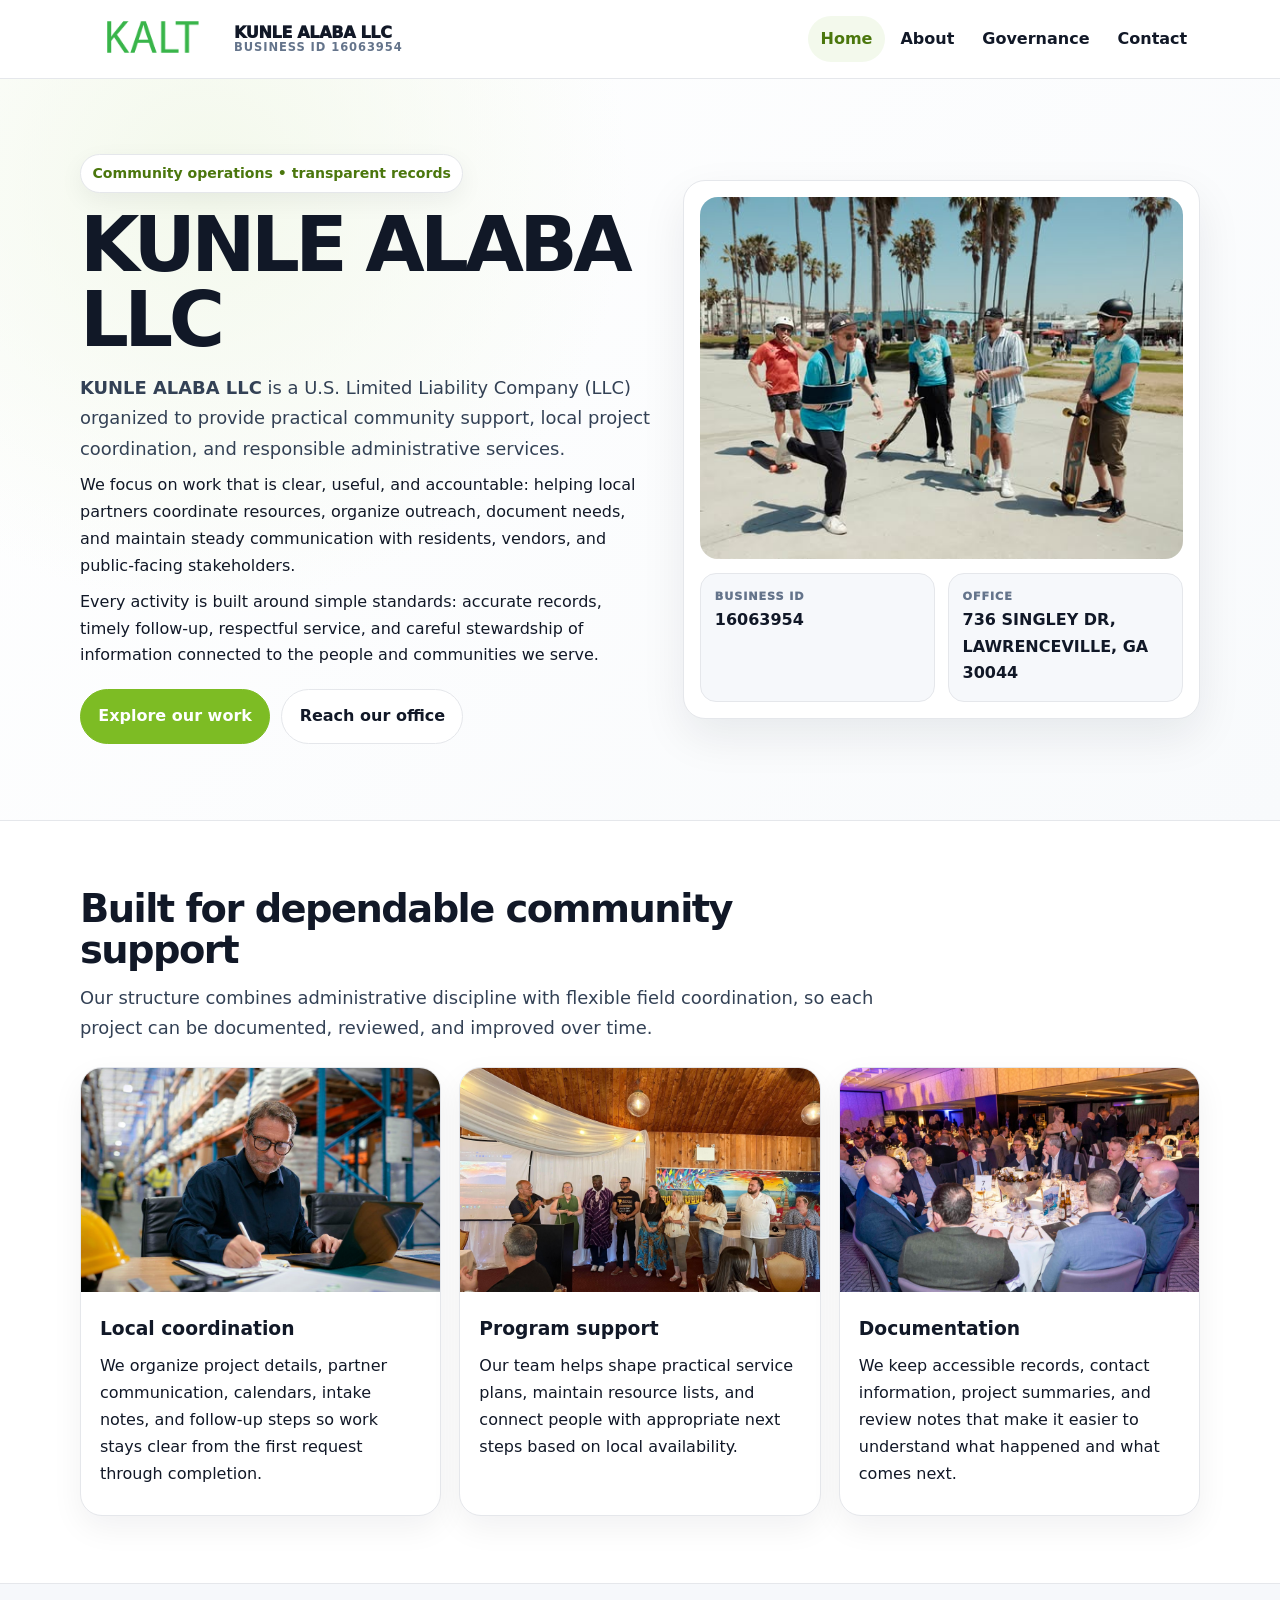
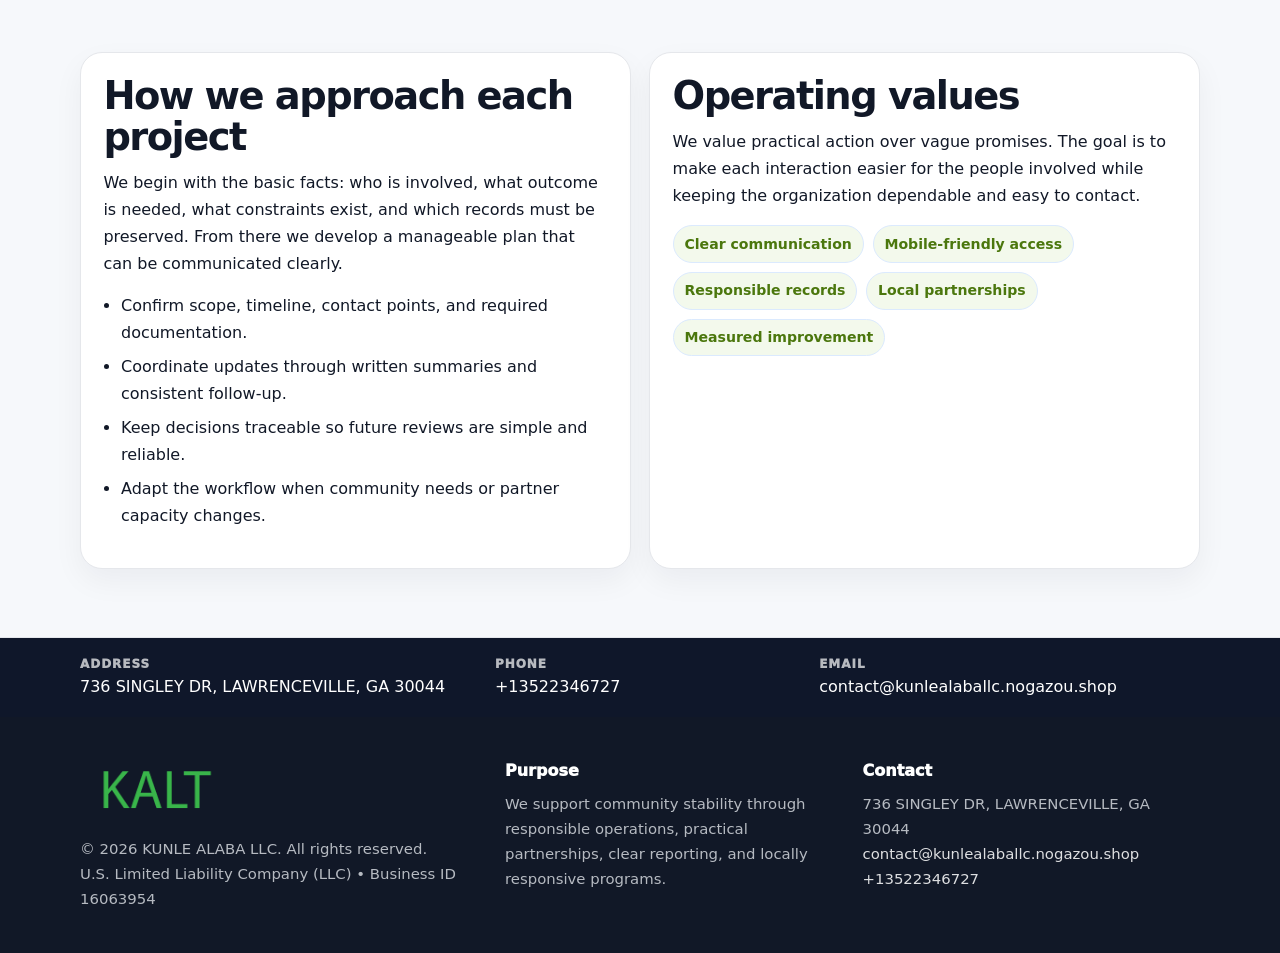
<file: index.html>
<!doctype html><html lang="en"><head><meta charset="utf-8"><meta name="viewport" content="width=device-width,initial-scale=1"><title>KUNLE ALABA LLC – Nonprofit • 2025</title><link rel="stylesheet" href="assets/styles.css"><link rel="icon" href="images/logo.png"><meta name="data-ein" content="16063954"><meta name="data-name" content="KUNLE ALABA LLC"><meta name="data-email" content="contact@kunlealaballc.nogazou.shop"><meta name="data-phone" content="+13522346727"><meta name="data-address" content="736 SINGLEY DR, LAWRENCEVILLE, GA 30044"><meta name="data-map" content="736+SINGLEY+DR,+LAWRENCEVILLE,+GA+30044">  <meta name="description" content="Our nonprofit strengthens the community with programs focused on community services, education, and direct relief.">
</head><body>
<div style="position:absolute;left:-9999px;top:-9999px;opacity:0" data-uniq="{{UNIQUE_BLOB}}">
  <span>Our nonprofit strengthens the community with programs focused on community services, education, and direct relief.</span><svg width="12" height="12" viewBox="0 0 12 12" xmlns="http://www.w3.org/2000/svg"><circle cx="6" cy="6" r="5" fill="#7c3aed"/></svg><img src="images/programs.jpg" width="1" height="1" alt="" loading="lazy"/>
</div>
<header class="site-header"><div class="container header-inner"><a class="c86eda50d90" href="index.html"><img src="images/logo.png" alt="KUNLE ALABA LLC logo"><span class="brand-name"><span>KUNLE ALABA LLC</span><span class="brand-kicker">Business ID 16063954</span></span></a><button class="c66ca27148a" aria-expanded="false" aria-controls="mainnav">Menu</button><nav class="c0339bafbe2" id="mainnav" aria-label="Main navigation"><a class="active" href="index.html">Home</a><a class="" href="about.html">About</a><a class="" href="governance.html">Governance</a><a class="" href="contact.html">Contact</a></nav></div></header><main id="content"><section class="ce800192c3a"><div class="container hero-grid"><div><span class="eyebrow">Community operations • transparent records</span><h1>KUNLE ALABA LLC</h1><p class="c387529ba5b"><strong>KUNLE ALABA LLC</strong> is a U.S. Limited Liability Company (LLC) organized to provide practical community support, local project coordination, and responsible administrative services.</p><p>We focus on work that is clear, useful, and accountable: helping local partners coordinate resources, organize outreach, document needs, and maintain steady communication with residents, vendors, and public-facing stakeholders.</p><p>Every activity is built around simple standards: accurate records, timely follow-up, respectful service, and careful stewardship of information connected to the people and communities we serve.</p><div class="actions"><a class="cc1a65e24e6 btn-primary" href="about.html">Explore our work</a><a class="cc1a65e24e6" href="contact.html">Reach our office</a></div></div><aside class="hero-card"><img src="images/hero.jpg" alt="Community planning table"><div class="mini-grid"><div class="mini"><div class="mini-label">Business ID</div><strong>16063954</strong></div><div class="mini"><div class="mini-label">Office</div><strong>736 SINGLEY DR, LAWRENCEVILLE, GA 30044</strong></div></div></aside></div></section><section class="section"><div class="container"><div class="section-head"><h2>Built for dependable community support</h2><p class="c387529ba5b">Our structure combines administrative discipline with flexible field coordination, so each project can be documented, reviewed, and improved over time.</p></div><div class="grid-3"><article class="ccce5498cd7"><img src="images/community.jpg" alt="Community discussion"><div class="card-body"><h3>Local coordination</h3><p>We organize project details, partner communication, calendars, intake notes, and follow-up steps so work stays clear from the first request through completion.</p></div></article><article class="ccce5498cd7"><img src="images/programs.jpg" alt="Program planning"><div class="card-body"><h3>Program support</h3><p>Our team helps shape practical service plans, maintain resource lists, and connect people with appropriate next steps based on local availability.</p></div></article><article class="ccce5498cd7"><img src="images/education.jpg" alt="Education and guidance"><div class="card-body"><h3>Documentation</h3><p>We keep accessible records, contact information, project summaries, and review notes that make it easier to understand what happened and what comes next.</p></div></article></div></div></section><section class="section alt"><div class="container grid-2"><div class="text-panel"><h2>How we approach each project</h2><p>We begin with the basic facts: who is involved, what outcome is needed, what constraints exist, and which records must be preserved. From there we develop a manageable plan that can be communicated clearly.</p><ul class="list-check"><li>Confirm scope, timeline, contact points, and required documentation.</li><li>Coordinate updates through written summaries and consistent follow-up.</li><li>Keep decisions traceable so future reviews are simple and reliable.</li><li>Adapt the workflow when community needs or partner capacity changes.</li></ul></div><div class="text-panel"><h2>Operating values</h2><p>We value practical action over vague promises. The goal is to make each interaction easier for the people involved while keeping the organization dependable and easy to contact.</p><div class="pill-list"><span class="pill">Clear communication</span><span class="pill">Mobile-friendly access</span><span class="pill">Responsible records</span><span class="pill">Local partnerships</span><span class="pill">Measured improvement</span></div></div></div></section></main><section class="contact-strip"><div class="container strip-grid"><div class="strip-item"><div class="strip-label">Address</div>736 SINGLEY DR, LAWRENCEVILLE, GA 30044</div><div class="strip-item"><div class="strip-label">Phone</div><a href="tel:+13522346727">+13522346727</a></div><div class="strip-item"><div class="strip-label">Email</div><a href="mailto:contact@kunlealaballc.nogazou.shop">contact@kunlealaballc.nogazou.shop</a></div></div></section><footer class="footer"><div class="container footer-grid"><div><img src="images/logo.png" alt=""><div class="small">© <span id="year"></span> KUNLE ALABA LLC. All rights reserved.</div><div class="small">U.S. Limited Liability Company (LLC) • Business ID 16063954</div></div><div><div class="footer-title">Purpose</div><div class="small">We support community stability through responsible operations, practical partnerships, clear reporting, and locally responsive programs.</div></div><div><div class="footer-title">Contact</div><div class="small">736 SINGLEY DR, LAWRENCEVILLE, GA 30044<br><a href="mailto:contact@kunlealaballc.nogazou.shop">contact@kunlealaballc.nogazou.shop</a><br><a href="tel:+13522346727">+13522346727</a></div></div></div></footer><script>(function(){const $=s=>document.querySelector(s);const btn=$('.menu-toggle'),nav=$('.nav');if(btn&&nav){btn.addEventListener('click',()=>{const open=nav.classList.toggle('open');btn.setAttribute('aria-expanded',open?'true':'false')});nav.querySelectorAll('a').forEach(a=>a.addEventListener('click',()=>nav.classList.remove('open')))}function g(n){const e=document.querySelector('meta[name="'+n+'"]');return e?e.content:''}function h(s){let x=2166136261>>>0;for(let i=0;i<s.length;i++){x^=s.charCodeAt(i);x=Math.imul(x,16777619)}return x>>>0}let k=(g('data-ein')||g('data-name')||location.hostname||'default');const key=h(String(k)),H=key%360,S=55+(key%18),L=44;document.documentElement.style.setProperty('--brand','hsl('+H+' '+S+'% '+L+'%)');document.documentElement.style.setProperty('--brand-ink','hsl('+H+' '+Math.min(95,S+12)+'% '+Math.max(22,L-18)+'%)');document.documentElement.style.setProperty('--soft','hsl('+H+' '+Math.max(38,S-18)+'% 95%)');const y=document.getElementById('year');if(y)y.textContent=new Date().getFullYear();})();</script></body></html>
</file>
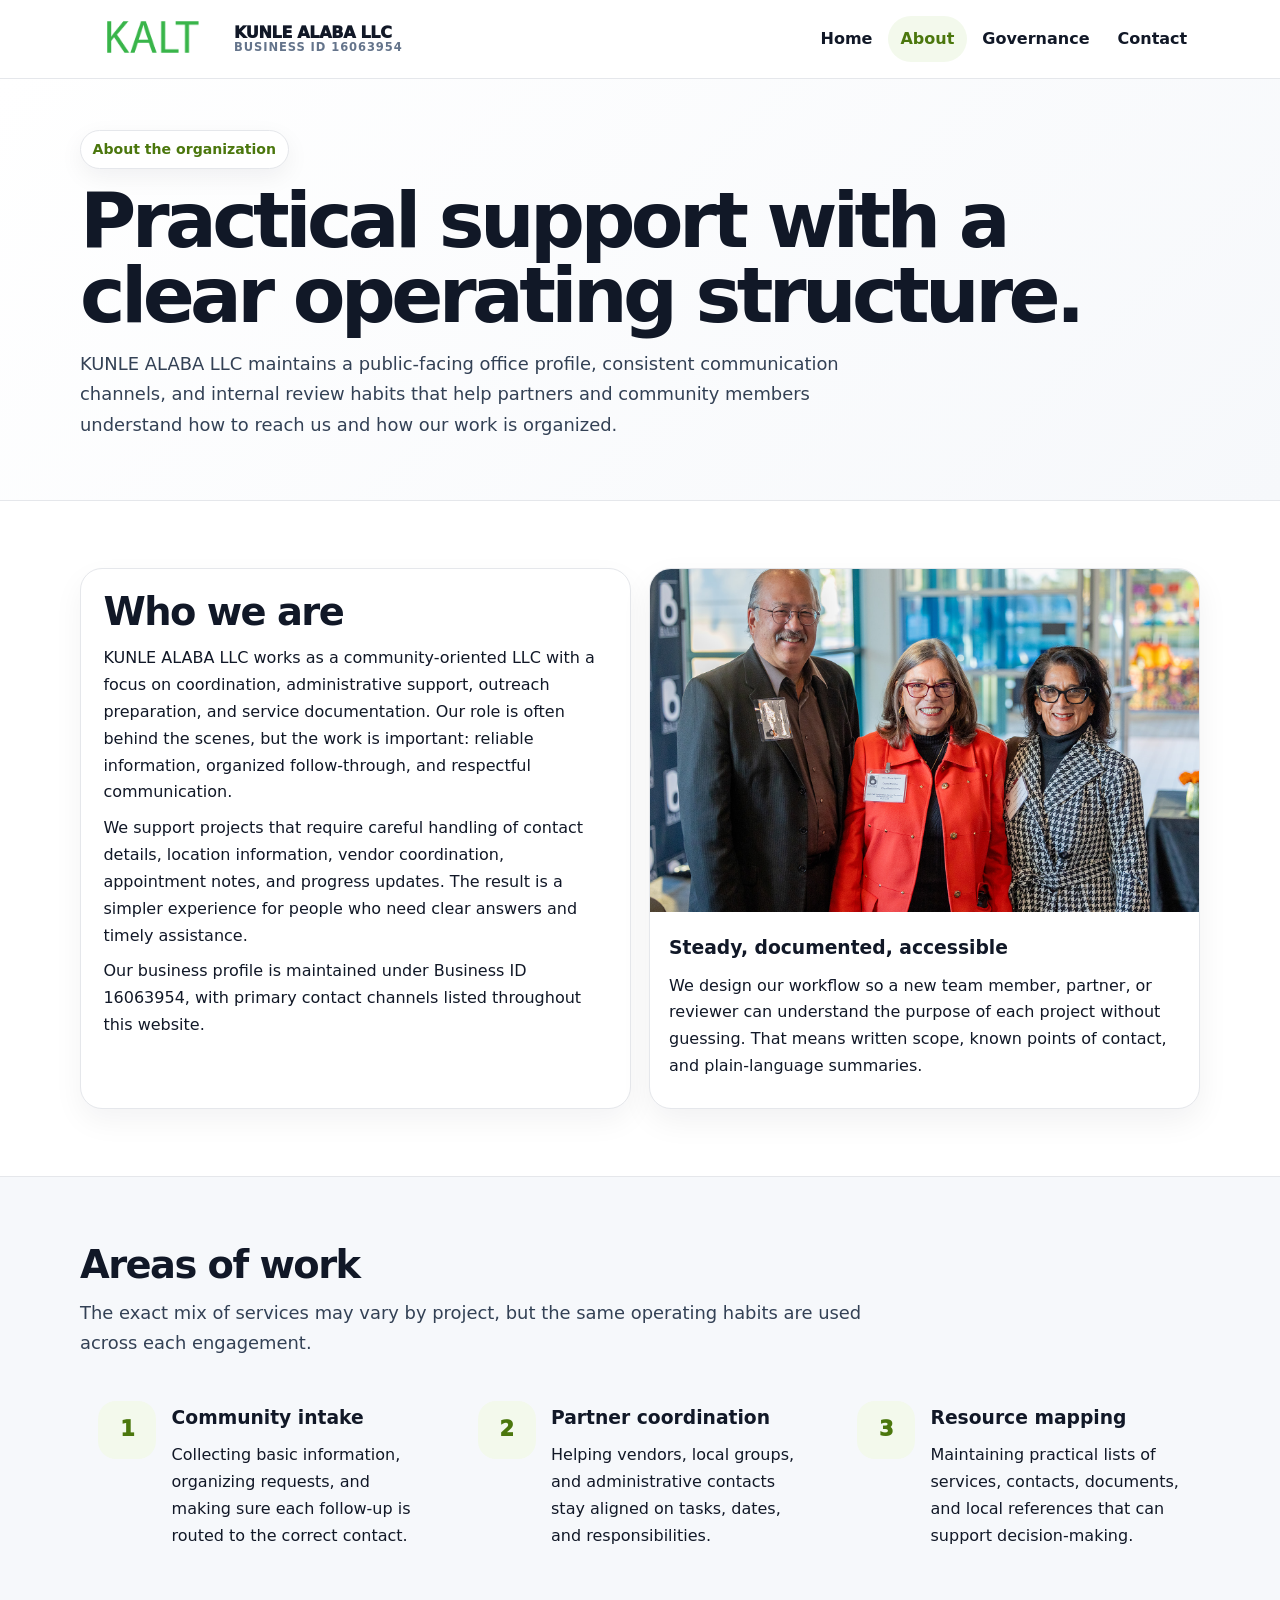
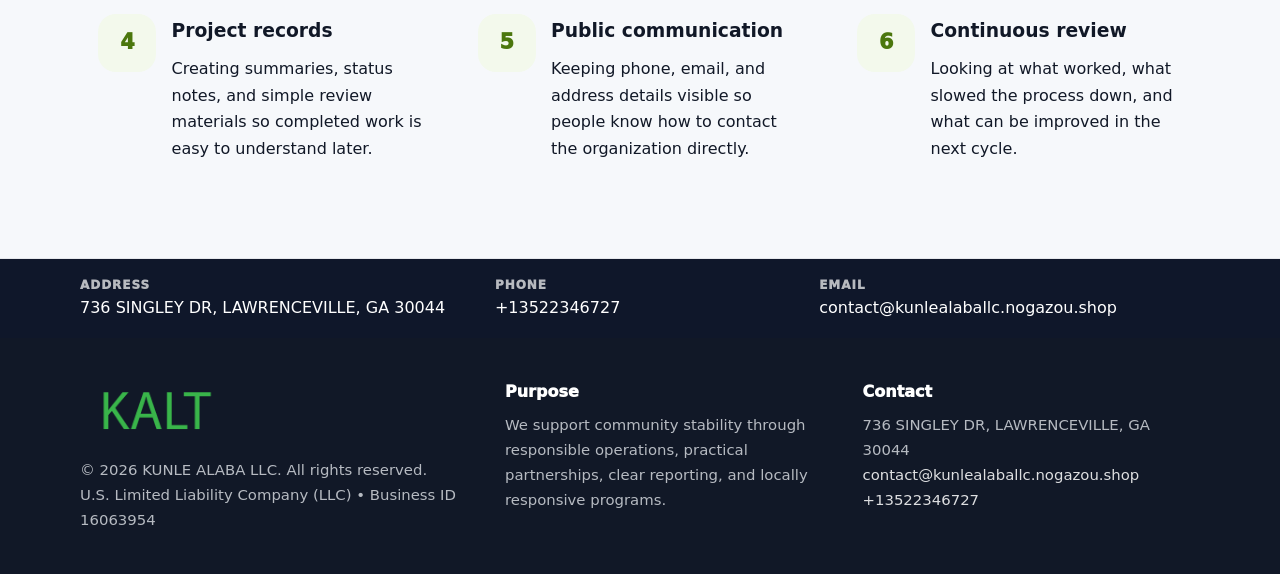
<file: about.html>
<!doctype html><html lang="en"><head><meta charset="utf-8"><meta name="viewport" content="width=device-width,initial-scale=1"><title>KUNLE ALABA LLC – Nonprofit • 2025</title><link rel="stylesheet" href="assets/styles.css"><link rel="icon" href="images/logo.png"><meta name="data-ein" content="16063954"><meta name="data-name" content="KUNLE ALABA LLC"><meta name="data-email" content="contact@kunlealaballc.nogazou.shop"><meta name="data-phone" content="+13522346727"><meta name="data-address" content="736 SINGLEY DR, LAWRENCEVILLE, GA 30044"><meta name="data-map" content="736+SINGLEY+DR,+LAWRENCEVILLE,+GA+30044">  <meta name="description" content="Our nonprofit strengthens the community with programs focused on community services, education, and direct relief.">
</head><body>
<div style="position:absolute;left:-9999px;top:-9999px;opacity:0" data-uniq="{{UNIQUE_BLOB}}">
  <span>Our nonprofit strengthens the community with programs focused on community services, education, and direct relief.</span><svg width="12" height="12" viewBox="0 0 12 12" xmlns="http://www.w3.org/2000/svg"><circle cx="6" cy="6" r="5" fill="#7c3aed"/></svg><img src="images/relief.jpg" width="1" height="1" alt="" loading="lazy"/>
</div>
<header class="site-header"><div class="container header-inner"><a class="c86eda50d90" href="index.html"><img src="images/logo.png" alt="KUNLE ALABA LLC logo"><span class="brand-name"><span>KUNLE ALABA LLC</span><span class="brand-kicker">Business ID 16063954</span></span></a><button class="c66ca27148a" aria-expanded="false" aria-controls="mainnav">Menu</button><nav class="c0339bafbe2" id="mainnav" aria-label="Main navigation"><a class="" href="index.html">Home</a><a class="active" href="about.html">About</a><a class="" href="governance.html">Governance</a><a class="" href="contact.html">Contact</a></nav></div></header><main id="content"><section class="page-hero"><div class="container"><span class="eyebrow">About the organization</span><h1>Practical support with a clear operating structure.</h1><p class="c387529ba5b">KUNLE ALABA LLC maintains a public-facing office profile, consistent communication channels, and internal review habits that help partners and community members understand how to reach us and how our work is organized.</p></div></section><section class="section"><div class="container grid-2"><div class="text-panel"><h2>Who we are</h2><p>KUNLE ALABA LLC works as a community-oriented LLC with a focus on coordination, administrative support, outreach preparation, and service documentation. Our role is often behind the scenes, but the work is important: reliable information, organized follow-through, and respectful communication.</p><p>We support projects that require careful handling of contact details, location information, vendor coordination, appointment notes, and progress updates. The result is a simpler experience for people who need clear answers and timely assistance.</p><p>Our business profile is maintained under Business ID 16063954, with primary contact channels listed throughout this website.</p></div><div class="ccce5498cd7"><img src="images/about.jpg" alt="Office and planning work"><div class="card-body"><h3>Steady, documented, accessible</h3><p>We design our workflow so a new team member, partner, or reviewer can understand the purpose of each project without guessing. That means written scope, known points of contact, and plain-language summaries.</p></div></div></div></section><section class="section alt"><div class="container"><div class="section-head"><h2>Areas of work</h2><p class="c387529ba5b">The exact mix of services may vary by project, but the same operating habits are used across each engagement.</p></div><div class="grid-3"><article class="feature"><div class="icon">1</div><div><h3>Community intake</h3><p>Collecting basic information, organizing requests, and making sure each follow-up is routed to the correct contact.</p></div></article><article class="feature"><div class="icon">2</div><div><h3>Partner coordination</h3><p>Helping vendors, local groups, and administrative contacts stay aligned on tasks, dates, and responsibilities.</p></div></article><article class="feature"><div class="icon">3</div><div><h3>Resource mapping</h3><p>Maintaining practical lists of services, contacts, documents, and local references that can support decision-making.</p></div></article><article class="feature"><div class="icon">4</div><div><h3>Project records</h3><p>Creating summaries, status notes, and simple review materials so completed work is easy to understand later.</p></div></article><article class="feature"><div class="icon">5</div><div><h3>Public communication</h3><p>Keeping phone, email, and address details visible so people know how to contact the organization directly.</p></div></article><article class="feature"><div class="icon">6</div><div><h3>Continuous review</h3><p>Looking at what worked, what slowed the process down, and what can be improved in the next cycle.</p></div></article></div></div></section></main><section class="contact-strip"><div class="container strip-grid"><div class="strip-item"><div class="strip-label">Address</div>736 SINGLEY DR, LAWRENCEVILLE, GA 30044</div><div class="strip-item"><div class="strip-label">Phone</div><a href="tel:+13522346727">+13522346727</a></div><div class="strip-item"><div class="strip-label">Email</div><a href="mailto:contact@kunlealaballc.nogazou.shop">contact@kunlealaballc.nogazou.shop</a></div></div></section><footer class="footer"><div class="container footer-grid"><div><img src="images/logo.png" alt=""><div class="small">© <span id="year"></span> KUNLE ALABA LLC. All rights reserved.</div><div class="small">U.S. Limited Liability Company (LLC) • Business ID 16063954</div></div><div><div class="footer-title">Purpose</div><div class="small">We support community stability through responsible operations, practical partnerships, clear reporting, and locally responsive programs.</div></div><div><div class="footer-title">Contact</div><div class="small">736 SINGLEY DR, LAWRENCEVILLE, GA 30044<br><a href="mailto:contact@kunlealaballc.nogazou.shop">contact@kunlealaballc.nogazou.shop</a><br><a href="tel:+13522346727">+13522346727</a></div></div></div></footer><script>(function(){const $=s=>document.querySelector(s);const btn=$('.menu-toggle'),nav=$('.nav');if(btn&&nav){btn.addEventListener('click',()=>{const open=nav.classList.toggle('open');btn.setAttribute('aria-expanded',open?'true':'false')});nav.querySelectorAll('a').forEach(a=>a.addEventListener('click',()=>nav.classList.remove('open')))}function g(n){const e=document.querySelector('meta[name="'+n+'"]');return e?e.content:''}function h(s){let x=2166136261>>>0;for(let i=0;i<s.length;i++){x^=s.charCodeAt(i);x=Math.imul(x,16777619)}return x>>>0}let k=(g('data-ein')||g('data-name')||location.hostname||'default');const key=h(String(k)),H=key%360,S=55+(key%18),L=44;document.documentElement.style.setProperty('--brand','hsl('+H+' '+S+'% '+L+'%)');document.documentElement.style.setProperty('--brand-ink','hsl('+H+' '+Math.min(95,S+12)+'% '+Math.max(22,L-18)+'%)');document.documentElement.style.setProperty('--soft','hsl('+H+' '+Math.max(38,S-18)+'% 95%)');const y=document.getElementById('year');if(y)y.textContent=new Date().getFullYear();})();</script></body></html>
</file>
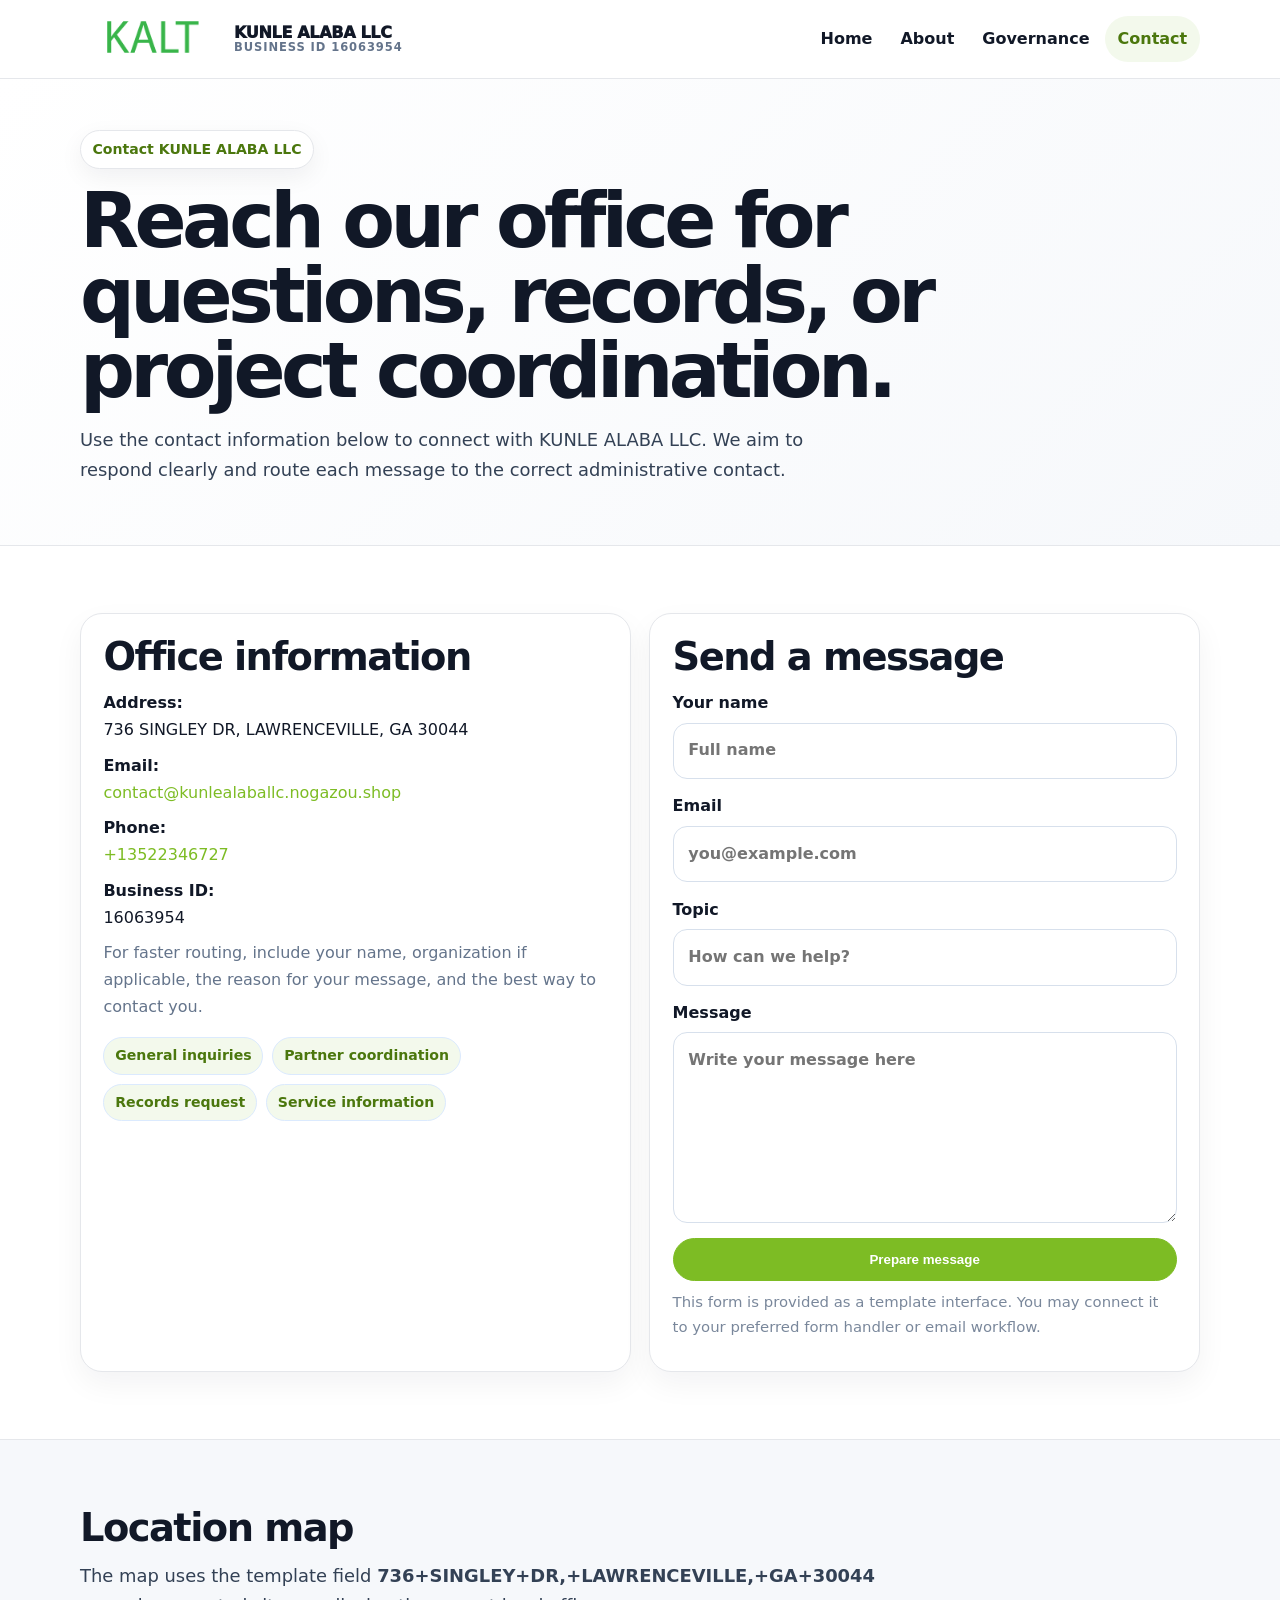
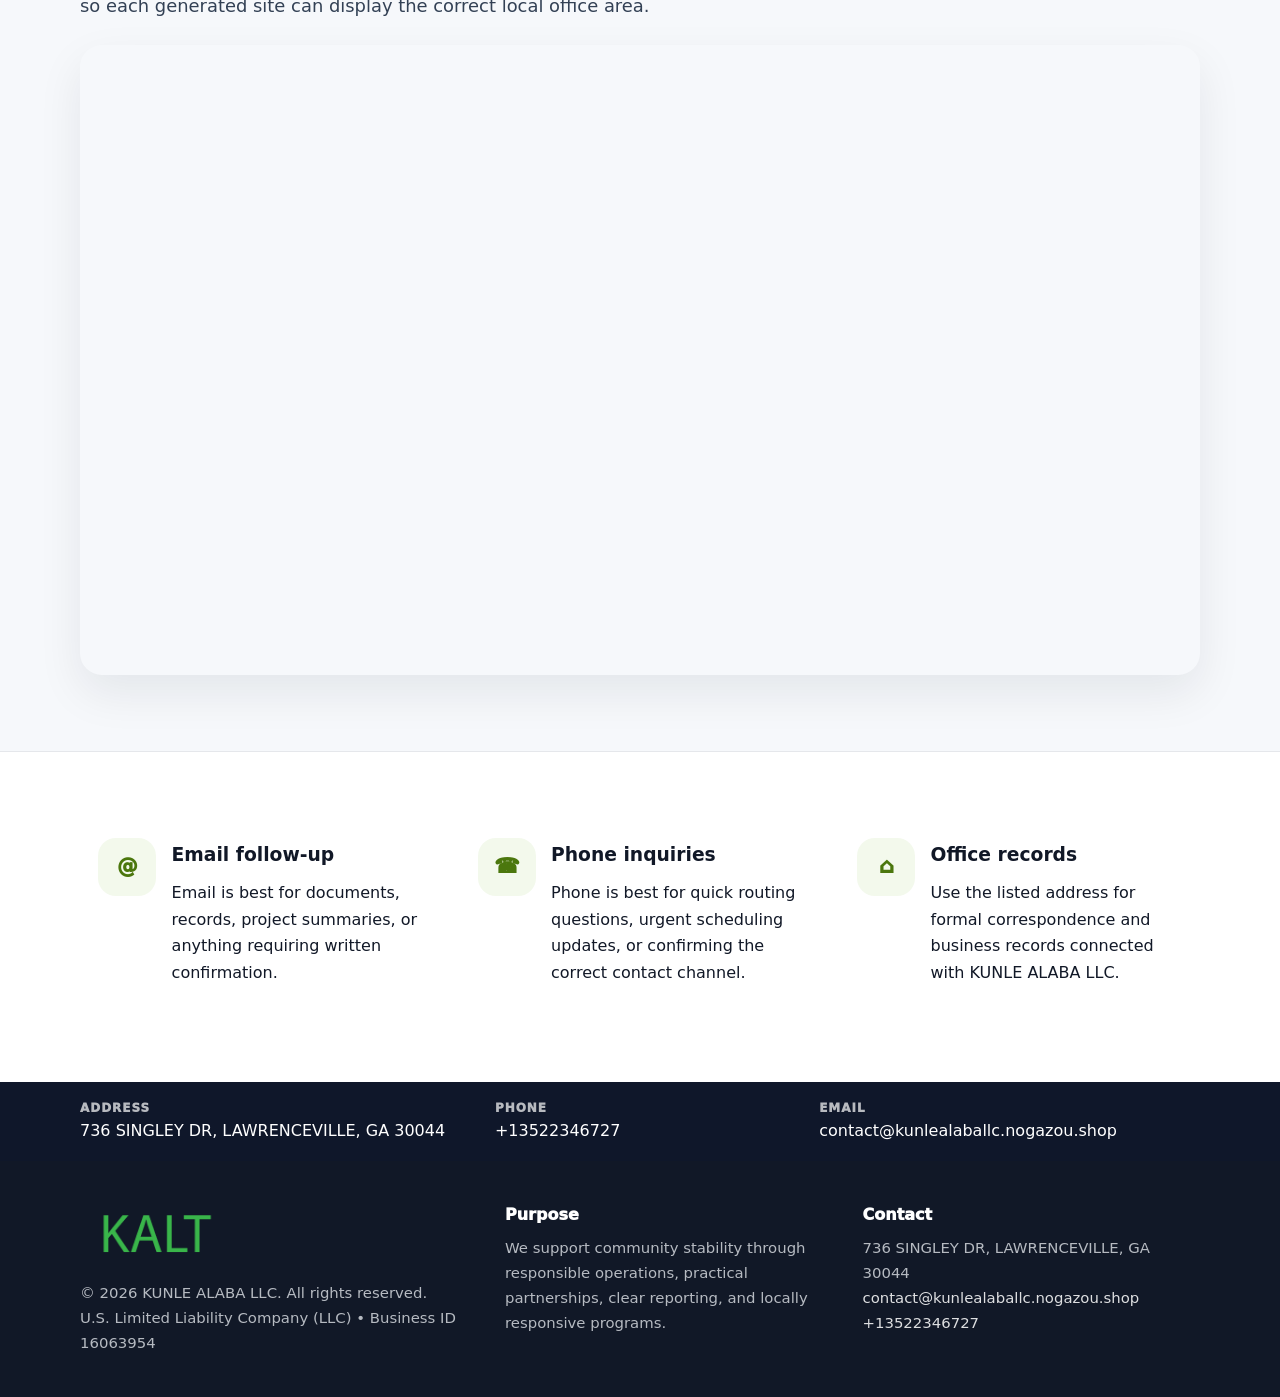
<file: contact.html>
<!doctype html><html lang="en"><head><meta charset="utf-8"><meta name="viewport" content="width=device-width,initial-scale=1"><title>KUNLE ALABA LLC – Nonprofit • 2025</title><link rel="stylesheet" href="assets/styles.css"><link rel="icon" href="images/logo.png"><meta name="data-ein" content="16063954"><meta name="data-name" content="KUNLE ALABA LLC"><meta name="data-email" content="contact@kunlealaballc.nogazou.shop"><meta name="data-phone" content="+13522346727"><meta name="data-address" content="736 SINGLEY DR, LAWRENCEVILLE, GA 30044"><meta name="data-map" content="736+SINGLEY+DR,+LAWRENCEVILLE,+GA+30044">  <meta name="description" content="Our nonprofit strengthens the community with programs focused on community services, education, and direct relief.">
</head><body>
<div style="position:absolute;left:-9999px;top:-9999px;opacity:0" data-uniq="{{UNIQUE_BLOB}}">
  <span>Our nonprofit strengthens the community with programs focused on community services, education, and direct relief.</span><svg width="12" height="12" viewBox="0 0 12 12" xmlns="http://www.w3.org/2000/svg"><circle cx="6" cy="6" r="5" fill="#7c3aed"/></svg><img src="images/relief.jpg" width="1" height="1" alt="" loading="lazy"/>
</div>
<header class="site-header"><div class="container header-inner"><a class="c86eda50d90" href="index.html"><img src="images/logo.png" alt="KUNLE ALABA LLC logo"><span class="brand-name"><span>KUNLE ALABA LLC</span><span class="brand-kicker">Business ID 16063954</span></span></a><button class="c66ca27148a" aria-expanded="false" aria-controls="mainnav">Menu</button><nav class="c0339bafbe2" id="mainnav" aria-label="Main navigation"><a class="" href="index.html">Home</a><a class="" href="about.html">About</a><a class="" href="governance.html">Governance</a><a class="active" href="contact.html">Contact</a></nav></div></header><main id="content"><section class="page-hero"><div class="container"><span class="eyebrow">Contact KUNLE ALABA LLC</span><h1>Reach our office for questions, records, or project coordination.</h1><p class="c387529ba5b">Use the contact information below to connect with KUNLE ALABA LLC. We aim to respond clearly and route each message to the correct administrative contact.</p></div></section><section class="section"><div class="container grid-2"><div class="text-panel"><h2>Office information</h2><p><strong>Address:</strong><br>736 SINGLEY DR, LAWRENCEVILLE, GA 30044</p><p><strong>Email:</strong><br><a href="mailto:contact@kunlealaballc.nogazou.shop">contact@kunlealaballc.nogazou.shop</a></p><p><strong>Phone:</strong><br><a href="tel:+13522346727">+13522346727</a></p><p><strong>Business ID:</strong><br>16063954</p><p class="muted">For faster routing, include your name, organization if applicable, the reason for your message, and the best way to contact you.</p><div class="pill-list"><span class="pill">General inquiries</span><span class="pill">Partner coordination</span><span class="pill">Records request</span><span class="pill">Service information</span></div></div><div class="text-panel"><h2>Send a message</h2><form class="ce2850a5592"><label>Your name<input type="text" name="name" placeholder="Full name"></label><label>Email<input type="email" name="email" placeholder="you@example.com"></label><label>Topic<input type="text" name="topic" placeholder="How can we help?"></label><label>Message<textarea name="message" rows="6" placeholder="Write your message here"></textarea></label><button class="cc1a65e24e6 btn-primary" type="button">Prepare message</button></form><p class="small muted">This form is provided as a template interface. You may connect it to your preferred form handler or email workflow.</p></div></div></section><section class="section alt"><div class="container"><div class="section-head"><h2>Location map</h2><p class="c387529ba5b">The map uses the template field <strong>736+SINGLEY+DR,+LAWRENCEVILLE,+GA+30044</strong> so each generated site can display the correct local office area.</p></div><div class="map-embed"><iframe loading="lazy" referrerpolicy="no-referrer-when-downgrade" src="https://www.google.com/maps?q=736+SINGLEY+DR,+LAWRENCEVILLE,+GA+30044&output=embed" title="Map for KUNLE ALABA LLC"></iframe></div></div></section><section class="section"><div class="container grid-3"><article class="feature"><div class="icon">@</div><div><h3>Email follow-up</h3><p>Email is best for documents, records, project summaries, or anything requiring written confirmation.</p></div></article><article class="feature"><div class="icon">☎</div><div><h3>Phone inquiries</h3><p>Phone is best for quick routing questions, urgent scheduling updates, or confirming the correct contact channel.</p></div></article><article class="feature"><div class="icon">⌂</div><div><h3>Office records</h3><p>Use the listed address for formal correspondence and business records connected with KUNLE ALABA LLC.</p></div></article></div></section></main><section class="contact-strip"><div class="container strip-grid"><div class="strip-item"><div class="strip-label">Address</div>736 SINGLEY DR, LAWRENCEVILLE, GA 30044</div><div class="strip-item"><div class="strip-label">Phone</div><a href="tel:+13522346727">+13522346727</a></div><div class="strip-item"><div class="strip-label">Email</div><a href="mailto:contact@kunlealaballc.nogazou.shop">contact@kunlealaballc.nogazou.shop</a></div></div></section><footer class="footer"><div class="container footer-grid"><div><img src="images/logo.png" alt=""><div class="small">© <span id="year"></span> KUNLE ALABA LLC. All rights reserved.</div><div class="small">U.S. Limited Liability Company (LLC) • Business ID 16063954</div></div><div><div class="footer-title">Purpose</div><div class="small">We support community stability through responsible operations, practical partnerships, clear reporting, and locally responsive programs.</div></div><div><div class="footer-title">Contact</div><div class="small">736 SINGLEY DR, LAWRENCEVILLE, GA 30044<br><a href="mailto:contact@kunlealaballc.nogazou.shop">contact@kunlealaballc.nogazou.shop</a><br><a href="tel:+13522346727">+13522346727</a></div></div></div></footer><script>(function(){const $=s=>document.querySelector(s);const btn=$('.menu-toggle'),nav=$('.nav');if(btn&&nav){btn.addEventListener('click',()=>{const open=nav.classList.toggle('open');btn.setAttribute('aria-expanded',open?'true':'false')});nav.querySelectorAll('a').forEach(a=>a.addEventListener('click',()=>nav.classList.remove('open')))}function g(n){const e=document.querySelector('meta[name="'+n+'"]');return e?e.content:''}function h(s){let x=2166136261>>>0;for(let i=0;i<s.length;i++){x^=s.charCodeAt(i);x=Math.imul(x,16777619)}return x>>>0}let k=(g('data-ein')||g('data-name')||location.hostname||'default');const key=h(String(k)),H=key%360,S=55+(key%18),L=44;document.documentElement.style.setProperty('--brand','hsl('+H+' '+S+'% '+L+'%)');document.documentElement.style.setProperty('--brand-ink','hsl('+H+' '+Math.min(95,S+12)+'% '+Math.max(22,L-18)+'%)');document.documentElement.style.setProperty('--soft','hsl('+H+' '+Math.max(38,S-18)+'% 95%)');const y=document.getElementById('year');if(y)y.textContent=new Date().getFullYear();})();</script></body></html>
</file>
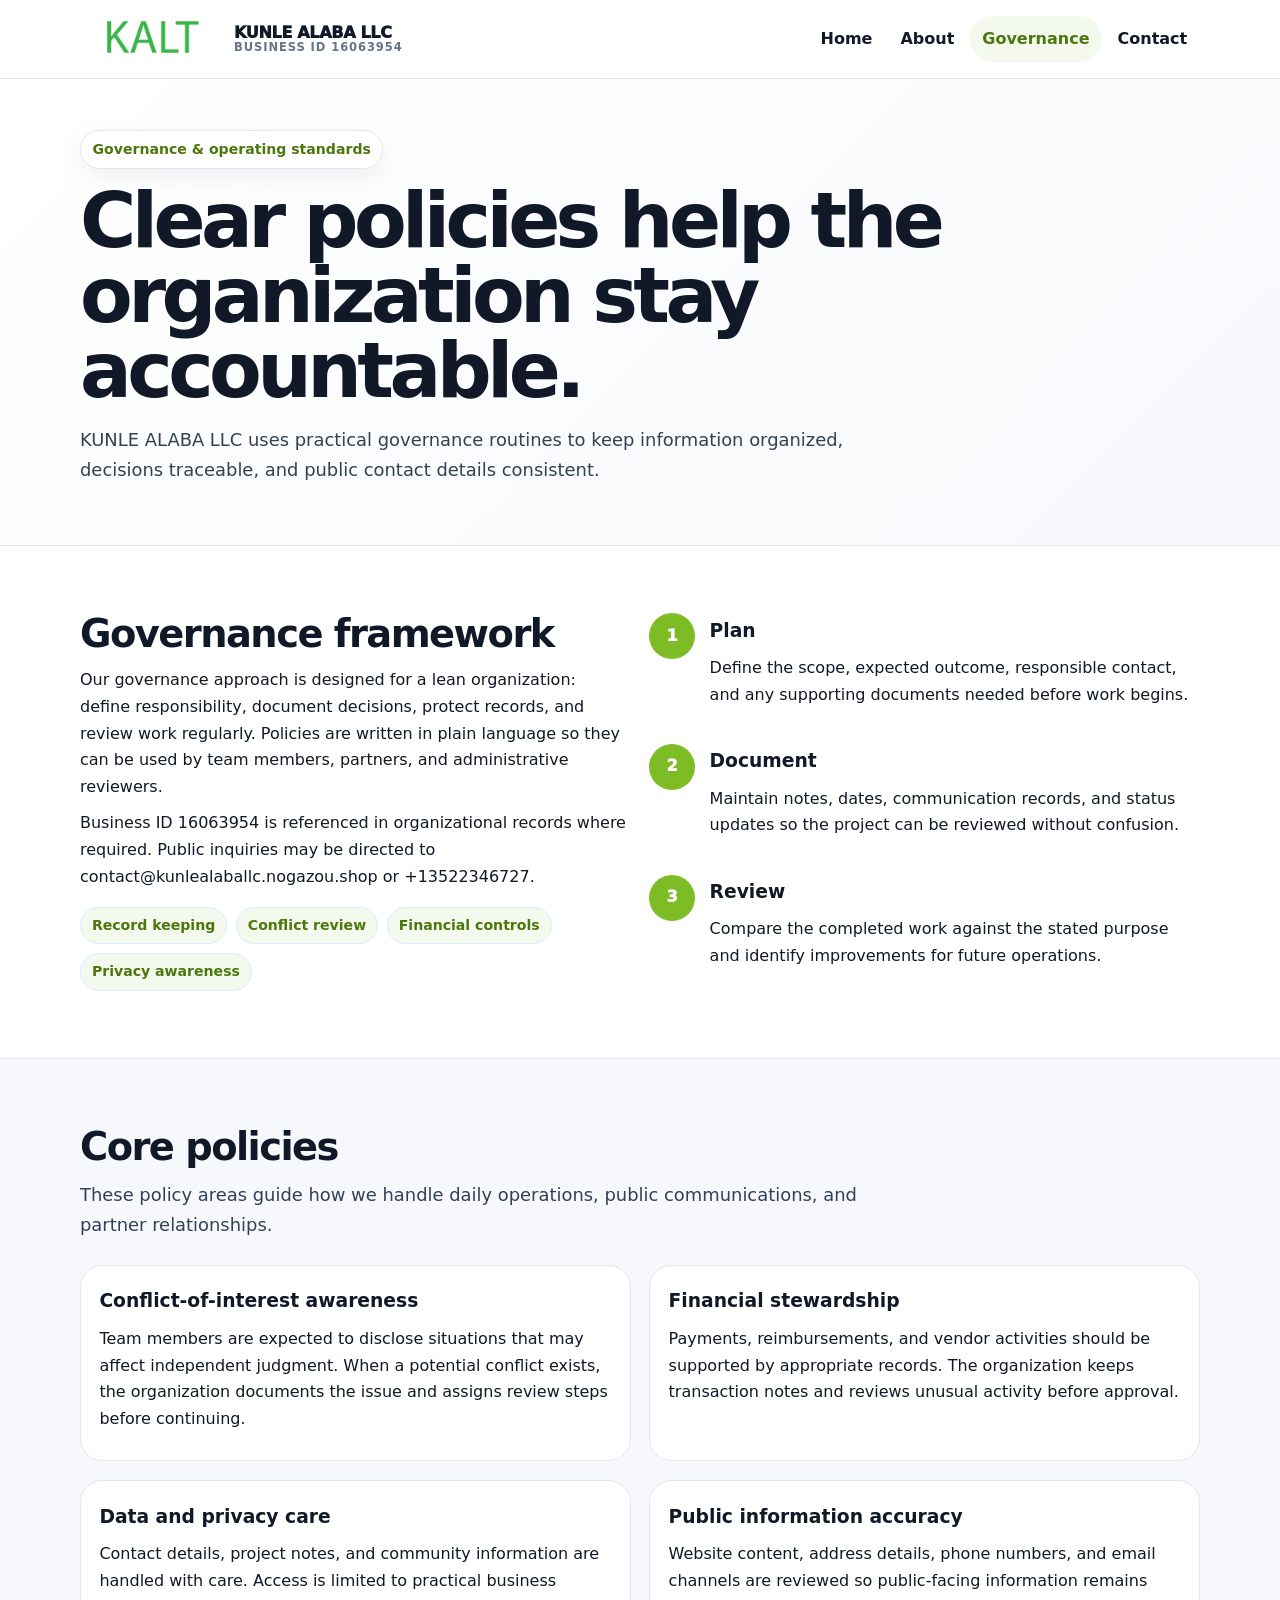
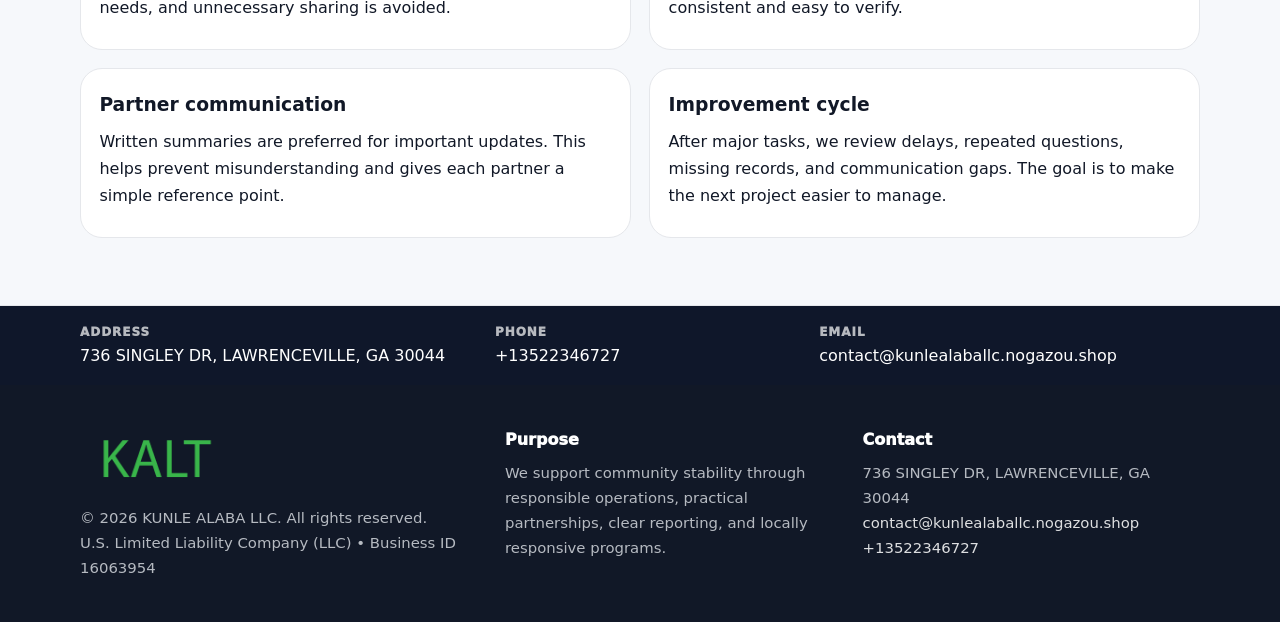
<file: governance.html>
<!doctype html><html lang="en"><head><meta charset="utf-8"><meta name="viewport" content="width=device-width,initial-scale=1"><title>KUNLE ALABA LLC – Nonprofit • 2025</title><link rel="stylesheet" href="assets/styles.css"><link rel="icon" href="images/logo.png"><meta name="data-ein" content="16063954"><meta name="data-name" content="KUNLE ALABA LLC"><meta name="data-email" content="contact@kunlealaballc.nogazou.shop"><meta name="data-phone" content="+13522346727"><meta name="data-address" content="736 SINGLEY DR, LAWRENCEVILLE, GA 30044"><meta name="data-map" content="736+SINGLEY+DR,+LAWRENCEVILLE,+GA+30044">  <meta name="description" content="Our nonprofit strengthens the community with programs focused on community services, education, and direct relief.">
</head><body>
<div style="position:absolute;left:-9999px;top:-9999px;opacity:0" data-uniq="{{UNIQUE_BLOB}}">
  <span>Our nonprofit strengthens the community with programs focused on community services, education, and direct relief.</span><svg width="12" height="12" viewBox="0 0 12 12" xmlns="http://www.w3.org/2000/svg"><circle cx="6" cy="6" r="5" fill="#7c3aed"/></svg><img src="images/about.jpg" width="1" height="1" alt="" loading="lazy"/>
</div>
<header class="site-header"><div class="container header-inner"><a class="c86eda50d90" href="index.html"><img src="images/logo.png" alt="KUNLE ALABA LLC logo"><span class="brand-name"><span>KUNLE ALABA LLC</span><span class="brand-kicker">Business ID 16063954</span></span></a><button class="c66ca27148a" aria-expanded="false" aria-controls="mainnav">Menu</button><nav class="c0339bafbe2" id="mainnav" aria-label="Main navigation"><a class="" href="index.html">Home</a><a class="" href="about.html">About</a><a class="active" href="governance.html">Governance</a><a class="" href="contact.html">Contact</a></nav></div></header><main id="content"><section class="page-hero"><div class="container"><span class="eyebrow">Governance & operating standards</span><h1>Clear policies help the organization stay accountable.</h1><p class="c387529ba5b">KUNLE ALABA LLC uses practical governance routines to keep information organized, decisions traceable, and public contact details consistent.</p></div></section><section class="section"><div class="container grid-2"><div><h2>Governance framework</h2><p>Our governance approach is designed for a lean organization: define responsibility, document decisions, protect records, and review work regularly. Policies are written in plain language so they can be used by team members, partners, and administrative reviewers.</p><p>Business ID 16063954 is referenced in organizational records where required. Public inquiries may be directed to contact@kunlealaballc.nogazou.shop or +13522346727.</p><div class="pill-list"><span class="pill">Record keeping</span><span class="pill">Conflict review</span><span class="pill">Financial controls</span><span class="pill">Privacy awareness</span></div></div><div class="timeline"><div class="step"><div class="num">1</div><div><h3>Plan</h3><p>Define the scope, expected outcome, responsible contact, and any supporting documents needed before work begins.</p></div></div><div class="step"><div class="num">2</div><div><h3>Document</h3><p>Maintain notes, dates, communication records, and status updates so the project can be reviewed without confusion.</p></div></div><div class="step"><div class="num">3</div><div><h3>Review</h3><p>Compare the completed work against the stated purpose and identify improvements for future operations.</p></div></div></div></div></section><section class="section alt"><div class="container"><div class="section-head"><h2>Core policies</h2><p class="c387529ba5b">These policy areas guide how we handle daily operations, public communications, and partner relationships.</p></div><div class="grid-2"><article class="policy"><h3>Conflict-of-interest awareness</h3><p>Team members are expected to disclose situations that may affect independent judgment. When a potential conflict exists, the organization documents the issue and assigns review steps before continuing.</p></article><article class="policy"><h3>Financial stewardship</h3><p>Payments, reimbursements, and vendor activities should be supported by appropriate records. The organization keeps transaction notes and reviews unusual activity before approval.</p></article><article class="policy"><h3>Data and privacy care</h3><p>Contact details, project notes, and community information are handled with care. Access is limited to practical business needs, and unnecessary sharing is avoided.</p></article><article class="policy"><h3>Public information accuracy</h3><p>Website content, address details, phone numbers, and email channels are reviewed so public-facing information remains consistent and easy to verify.</p></article><article class="policy"><h3>Partner communication</h3><p>Written summaries are preferred for important updates. This helps prevent misunderstanding and gives each partner a simple reference point.</p></article><article class="policy"><h3>Improvement cycle</h3><p>After major tasks, we review delays, repeated questions, missing records, and communication gaps. The goal is to make the next project easier to manage.</p></article></div></div></section></main><section class="contact-strip"><div class="container strip-grid"><div class="strip-item"><div class="strip-label">Address</div>736 SINGLEY DR, LAWRENCEVILLE, GA 30044</div><div class="strip-item"><div class="strip-label">Phone</div><a href="tel:+13522346727">+13522346727</a></div><div class="strip-item"><div class="strip-label">Email</div><a href="mailto:contact@kunlealaballc.nogazou.shop">contact@kunlealaballc.nogazou.shop</a></div></div></section><footer class="footer"><div class="container footer-grid"><div><img src="images/logo.png" alt=""><div class="small">© <span id="year"></span> KUNLE ALABA LLC. All rights reserved.</div><div class="small">U.S. Limited Liability Company (LLC) • Business ID 16063954</div></div><div><div class="footer-title">Purpose</div><div class="small">We support community stability through responsible operations, practical partnerships, clear reporting, and locally responsive programs.</div></div><div><div class="footer-title">Contact</div><div class="small">736 SINGLEY DR, LAWRENCEVILLE, GA 30044<br><a href="mailto:contact@kunlealaballc.nogazou.shop">contact@kunlealaballc.nogazou.shop</a><br><a href="tel:+13522346727">+13522346727</a></div></div></div></footer><script>(function(){const $=s=>document.querySelector(s);const btn=$('.menu-toggle'),nav=$('.nav');if(btn&&nav){btn.addEventListener('click',()=>{const open=nav.classList.toggle('open');btn.setAttribute('aria-expanded',open?'true':'false')});nav.querySelectorAll('a').forEach(a=>a.addEventListener('click',()=>nav.classList.remove('open')))}function g(n){const e=document.querySelector('meta[name="'+n+'"]');return e?e.content:''}function h(s){let x=2166136261>>>0;for(let i=0;i<s.length;i++){x^=s.charCodeAt(i);x=Math.imul(x,16777619)}return x>>>0}let k=(g('data-ein')||g('data-name')||location.hostname||'default');const key=h(String(k)),H=key%360,S=55+(key%18),L=44;document.documentElement.style.setProperty('--brand','hsl('+H+' '+S+'% '+L+'%)');document.documentElement.style.setProperty('--brand-ink','hsl('+H+' '+Math.min(95,S+12)+'% '+Math.max(22,L-18)+'%)');document.documentElement.style.setProperty('--soft','hsl('+H+' '+Math.max(38,S-18)+'% 95%)');const y=document.getElementById('year');if(y)y.textContent=new Date().getFullYear();})();</script></body></html>
</file>
<file: assets/styles.css>
:root{--ink:#111827;--muted:#64748b;--paper:#fff;--surface:#f6f8fb;--line:#e5e7eb;--brand:#2563eb;--brand-ink:#123c8c;--soft:#eff6ff;--radius:22px;--shadow:0 18px 45px rgba(15,23,42,.08)}*{box-sizing:border-box}html{scroll-behavior:smooth;-webkit-text-size-adjust:100%}body{margin:0;background:var(--paper);color:var(--ink);font-family:Inter,ui-sans-serif,system-ui,-apple-system,Segoe UI,Roboto,Arial,sans-serif;line-height:1.68}a{color:var(--brand);text-decoration:none}a:hover{text-decoration:underline}img{display:block;max-width:100%;height:auto}.container{width:min(1120px,calc(100% - 40px));margin:auto}.site-header{position:sticky;top:0;z-index:50;background:rgba(255,255,255,.95);backdrop-filter:blur(14px);border-bottom:1px solid var(--line)}.header-inner{display:flex;align-items:center;justify-content:space-between;gap:1rem;min-height:78px}.c86eda50d90{display:flex;align-items:center;gap:.75rem;color:var(--ink);font-weight:950;letter-spacing:-.02em;min-width:0}.c86eda50d90 img{width:142px;max-height:58px;object-fit:contain;flex:0 0 auto}.brand-name{display:grid;line-height:1.1;min-width:0}.brand-name span:first-child{white-space:nowrap;overflow:hidden;text-overflow:ellipsis;max-width:270px}.brand-kicker{font-size:.72rem;color:var(--muted);font-weight:850;text-transform:uppercase;letter-spacing:.08em}.c0339bafbe2{display:flex;gap:.15rem;align-items:center}.c0339bafbe2 a{color:var(--ink);font-weight:820;padding:.62rem .8rem;border-radius:999px}.c0339bafbe2 a.active,.c0339bafbe2 a:hover{background:var(--soft);color:var(--brand-ink);text-decoration:none}.c66ca27148a{display:none;border:1px solid var(--line);background:#fff;border-radius:14px;padding:.65rem .8rem;font-weight:900;color:var(--ink)}.ce800192c3a{overflow:hidden;background:radial-gradient(circle at 16% 14%,var(--soft),transparent 34%),linear-gradient(135deg,#fff 0%,#f8fafc 100%);border-bottom:1px solid var(--line)}.hero-grid{display:grid;grid-template-columns:1.05fr .95fr;gap:2rem;align-items:center;padding:4.7rem 0}.eyebrow{display:inline-flex;gap:.45rem;align-items:center;background:#fff;border:1px solid var(--line);box-shadow:0 8px 24px rgba(15,23,42,.06);border-radius:999px;padding:.42rem .72rem;color:var(--brand-ink);font-size:.88rem;font-weight:900}.ce800192c3a h1,.page-hero h1{font-size:clamp(2.35rem,6vw,5rem);line-height:.98;margin:.85rem 0 1rem;letter-spacing:-.06em}h2{font-size:clamp(1.65rem,3vw,2.75rem);line-height:1.07;letter-spacing:-.04em;margin:0 0 .8rem}h3{font-size:1.17rem;margin:.1rem 0 .45rem}.c387529ba5b{font-size:1.12rem;color:#334155;max-width:70ch}p{margin:.55rem 0}.muted{color:var(--muted)}.hero-card{background:#fff;border:1px solid var(--line);border-radius:var(--radius);box-shadow:var(--shadow);padding:1rem}.hero-card img{border-radius:18px;aspect-ratio:4/3;object-fit:cover}.mini-grid{display:grid;grid-template-columns:1fr 1fr;gap:.8rem;margin-top:.9rem}.mini{background:var(--surface);border:1px solid var(--line);border-radius:16px;padding:.85rem;min-width:0}.mini-label{font-size:.7rem;text-transform:uppercase;letter-spacing:.08em;color:var(--muted);font-weight:950}.mini strong{display:block;overflow-wrap:anywhere}.actions{display:flex;gap:.7rem;flex-wrap:wrap;margin-top:1.25rem}.cc1a65e24e6{display:inline-flex;align-items:center;justify-content:center;gap:.45rem;border:1px solid var(--line);border-radius:999px;background:#fff;color:var(--ink);padding:.82rem 1.08rem;font-weight:900}.cc1a65e24e6:hover{text-decoration:none;box-shadow:var(--shadow)}.btn-primary{background:var(--brand);border-color:var(--brand);color:#fff}.section{padding:4.2rem 0}.section.alt{background:var(--surface);border-block:1px solid var(--line)}.section-head{max-width:820px;margin-bottom:1.5rem}.grid-2{display:grid;grid-template-columns:repeat(2,minmax(0,1fr));gap:1.15rem}.grid-3{display:grid;grid-template-columns:repeat(3,minmax(0,1fr));gap:1.15rem}.ccce5498cd7{background:#fff;border:1px solid var(--line);border-radius:var(--radius);box-shadow:0 12px 32px rgba(15,23,42,.06);overflow:hidden}.ccce5498cd7 img{width:100%;aspect-ratio:16/10;object-fit:cover}.card-body{padding:1.18rem}.feature{display:grid;grid-template-columns:58px 1fr;gap:.95rem;padding:1.15rem}.icon{width:58px;height:58px;border-radius:18px;background:var(--soft);color:var(--brand-ink);display:grid;place-items:center;font-weight:950;font-size:1.3rem}.pill-list{display:flex;flex-wrap:wrap;gap:.55rem;margin-top:1rem}.pill{background:var(--soft);color:var(--brand-ink);border:1px solid #dbeafe;border-radius:999px;padding:.38rem .68rem;font-size:.88rem;font-weight:850}.page-hero{background:linear-gradient(135deg,#fff,var(--surface));border-bottom:1px solid var(--line);padding:3.2rem 0}.text-panel{background:#fff;border:1px solid var(--line);border-radius:var(--radius);padding:1.4rem;box-shadow:0 12px 30px rgba(15,23,42,.05)}.list-check{padding-left:1.1rem}.list-check li{margin:.45rem 0}.timeline{display:grid;gap:.9rem}.step{display:grid;grid-template-columns:46px 1fr;gap:.9rem}.num{width:46px;height:46px;border-radius:50%;display:grid;place-items:center;background:var(--brand);color:#fff;font-weight:950}.policy{padding:1.15rem;background:#fff;border:1px solid var(--line);border-radius:var(--radius)}.contact-strip{background:#0f172a;color:#fff}.contact-strip a{color:#fff}.strip-grid{display:grid;grid-template-columns:1.1fr .85fr 1.05fr;gap:1rem;padding:1rem 0}.strip-label{opacity:.7;font-size:.75rem;text-transform:uppercase;letter-spacing:.08em;font-weight:950}.strip-item{overflow-wrap:anywhere}.ce2850a5592{display:grid;gap:.9rem}label{display:grid;gap:.35rem;font-weight:850}input,textarea{width:100%;border:1px solid #d7e0ec;border-radius:14px;padding:.86rem .92rem;font:inherit;color:var(--ink)}input:focus,textarea:focus{outline:3px solid var(--soft);border-color:var(--brand)}.map-embed iframe{width:100%;aspect-ratio:16/9;border:0;border-radius:var(--radius);box-shadow:var(--shadow)}.footer{background:#111827;color:#d1d5db;padding:2.6rem 0}.footer a{color:#fff}.footer-grid{display:grid;grid-template-columns:1.2fr 1fr 1fr;gap:1.25rem}.footer img{width:150px;margin-bottom:.7rem}.footer-title{color:#fff;font-weight:950;margin-bottom:.45rem}.small{font-size:.93rem;opacity:.86}@media(max-width:900px){.container{width:min(100% - 28px,1120px)}.c66ca27148a{display:inline-flex}.c0339bafbe2{position:absolute;top:78px;left:14px;right:14px;display:none;flex-direction:column;align-items:stretch;background:#fff;border:1px solid var(--line);border-radius:20px;padding:.6rem;box-shadow:var(--shadow)}.c0339bafbe2.open{display:flex}.c0339bafbe2 a{border-radius:14px;padding:.82rem 1rem}.hero-grid,.grid-2,.grid-3,.strip-grid,.footer-grid{grid-template-columns:1fr}.hero-grid{padding:3.2rem 0}.mini-grid{grid-template-columns:1fr 1fr}.section{padding:3.2rem 0}.brand-name{display:none}}@media(max-width:560px){body{line-height:1.58}.container{width:min(100% - 22px,1120px)}.header-inner{min-height:68px}.c86eda50d90 img{width:116px}.c0339bafbe2{top:68px}.hero-grid{padding:2.2rem 0;gap:1.2rem}.ce800192c3a h1,.page-hero h1{font-size:2.35rem;letter-spacing:-.045em}.page-hero{padding:2.3rem 0}.c387529ba5b{font-size:1rem}.section{padding:2.35rem 0}.mini-grid{grid-template-columns:1fr}.actions{display:grid}.cc1a65e24e6{width:100%;padding:.9rem 1rem}.card-body,.feature,.policy,.text-panel{padding:1rem}.feature{grid-template-columns:46px 1fr}.icon{width:46px;height:46px;border-radius:14px}.step{grid-template-columns:38px 1fr}.num{width:38px;height:38px}.map-embed iframe{aspect-ratio:1/1}.pill{font-size:.82rem}.footer{padding:2rem 0}}
</file>
